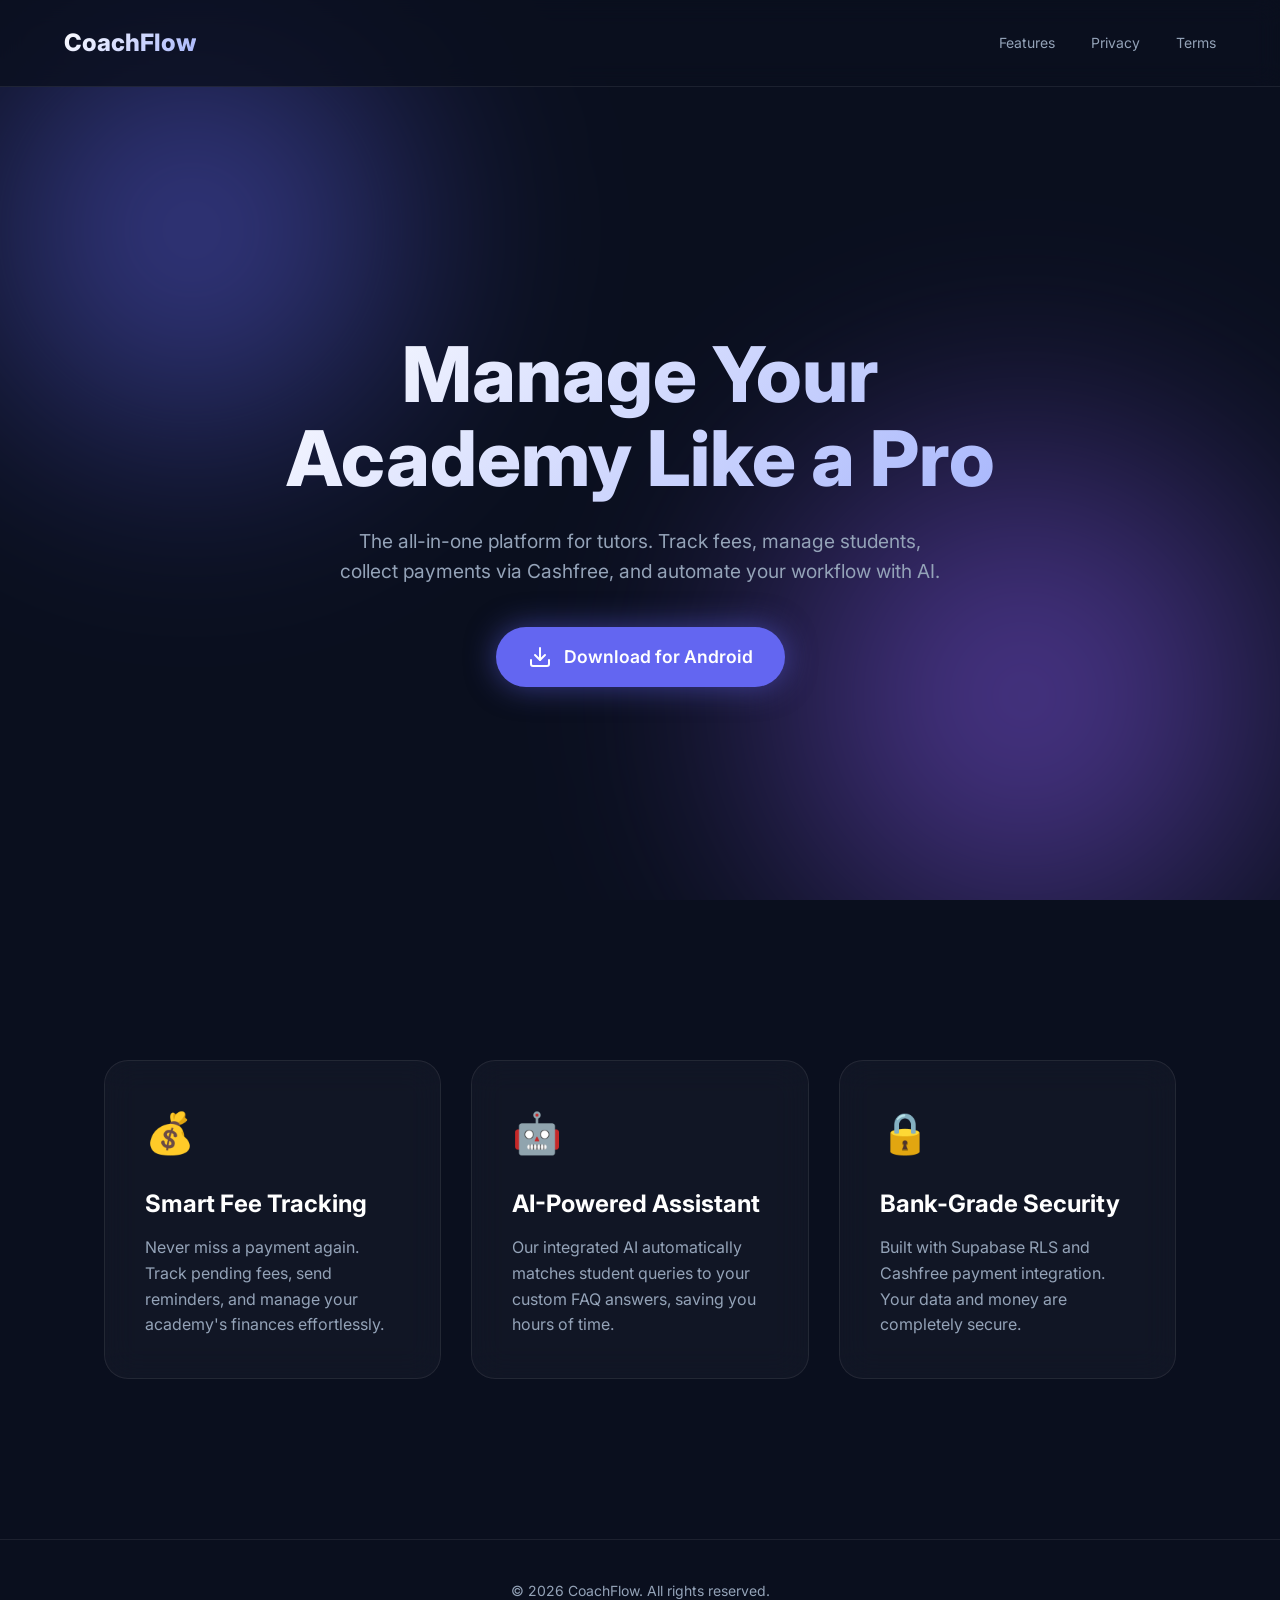
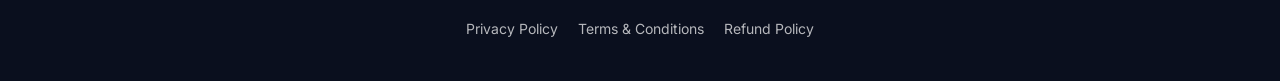
<file: index.html>
<!DOCTYPE html>
<html lang="en">
<head>
    <meta charset="UTF-8">
    <meta name="viewport" content="width=device-width, initial-scale=1.0">
    <title>CoachFlow - The Ultimate Platform for Tutors</title>
    <link href="https://fonts.googleapis.com/css2?family=Inter:wght@400;600;800&display=swap" rel="stylesheet">
    <link rel="stylesheet" href="styles.css">
</head>
<body>
    <!-- Animated Background Blobs -->
    <div class="bg-blobs">
        <div class="blob blob-1"></div>
        <div class="blob blob-2"></div>
    </div>

    <!-- Navigation -->
    <nav>
        <a href="index.html" class="logo">CoachFlow</a>
        <div class="nav-links">
            <a href="#features">Features</a>
            <a href="privacy.html">Privacy</a>
            <a href="terms.html">Terms</a>
        </div>
    </nav>

    <!-- Hero Section -->
    <section class="hero">
        <h1>Manage Your Academy Like a Pro</h1>
        <p>The all-in-one platform for tutors. Track fees, manage students, collect payments via Cashfree, and automate your workflow with AI.</p>
        
        <!-- APK Download Link -->
        <a href="CoachFlow.apk" class="btn-primary" download>
            <svg width="24" height="24" viewBox="0 0 24 24" fill="none" stroke="currentColor" stroke-width="2" stroke-linecap="round" stroke-linejoin="round">
                <path d="M21 15v4a2 2 0 0 1-2 2H5a2 2 0 0 1-2-2v-4"></path>
                <polyline points="7 10 12 15 17 10"></polyline>
                <line x1="12" y1="15" x2="12" y2="3"></line>
            </svg>
            Download for Android
        </a>
    </section>

    <!-- Features Section -->
    <section id="features" class="features">
        <div class="feature-card glass-panel">
            <div class="feature-icon">💰</div>
            <h3>Smart Fee Tracking</h3>
            <p>Never miss a payment again. Track pending fees, send reminders, and manage your academy's finances effortlessly.</p>
        </div>
        <div class="feature-card glass-panel">
            <div class="feature-icon">🤖</div>
            <h3>AI-Powered Assistant</h3>
            <p>Our integrated AI automatically matches student queries to your custom FAQ answers, saving you hours of time.</p>
        </div>
        <div class="feature-card glass-panel">
            <div class="feature-icon">🔒</div>
            <h3>Bank-Grade Security</h3>
            <p>Built with Supabase RLS and Cashfree payment integration. Your data and money are completely secure.</p>
        </div>
    </section>

    <!-- Footer -->
    <footer>
        <p>&copy; 2026 CoachFlow. All rights reserved.</p>
        <div class="footer-links">
            <a href="privacy.html">Privacy Policy</a>
            <a href="terms.html">Terms & Conditions</a>
            <a href="refunds.html">Refund Policy</a>
        </div>
    </footer>
</body>
</html>
</file>
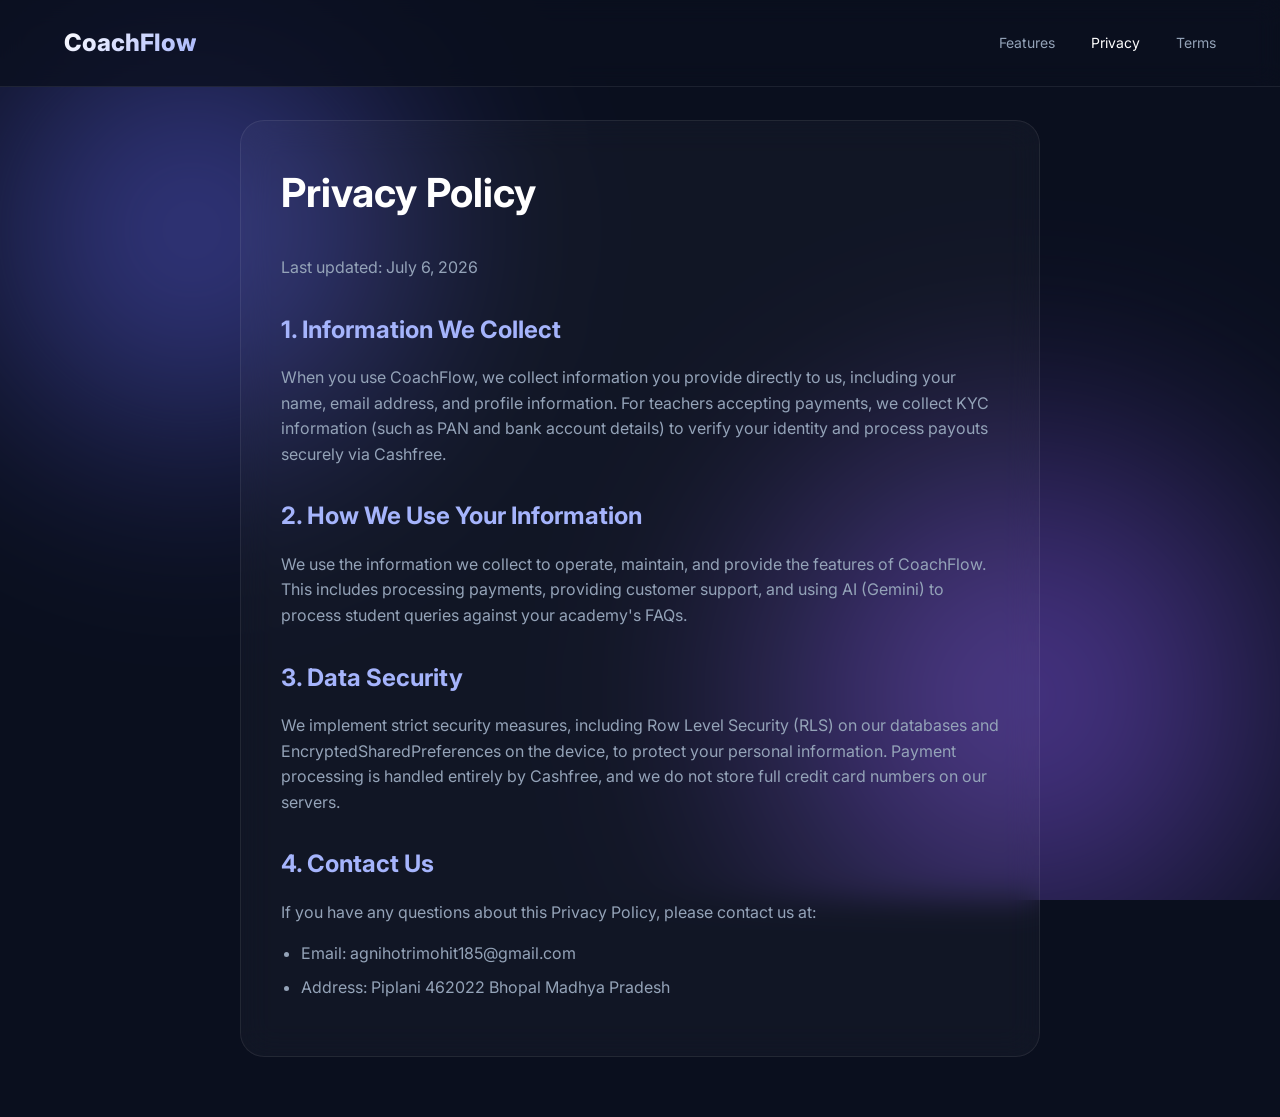
<file: privacy.html>
<!DOCTYPE html>
<html lang="en">
<head>
    <meta charset="UTF-8">
    <meta name="viewport" content="width=device-width, initial-scale=1.0">
    <title>Privacy Policy - CoachFlow</title>
    <link href="https://fonts.googleapis.com/css2?family=Inter:wght@400;600;800&display=swap" rel="stylesheet">
    <link rel="stylesheet" href="styles.css">
</head>
<body>
    <div class="bg-blobs">
        <div class="blob blob-1"></div>
        <div class="blob blob-2"></div>
    </div>

    <nav>
        <a href="index.html" class="logo">CoachFlow</a>
        <div class="nav-links">
            <a href="index.html#features">Features</a>
            <a href="privacy.html" style="color: #fff;">Privacy</a>
            <a href="terms.html">Terms</a>
        </div>
    </nav>

    <div class="legal-container glass-panel">
        <h1>Privacy Policy</h1>
        <p>Last updated: July 6, 2026</p>
        
        <h2>1. Information We Collect</h2>
        <p>When you use CoachFlow, we collect information you provide directly to us, including your name, email address, and profile information. For teachers accepting payments, we collect KYC information (such as PAN and bank account details) to verify your identity and process payouts securely via Cashfree.</p>

        <h2>2. How We Use Your Information</h2>
        <p>We use the information we collect to operate, maintain, and provide the features of CoachFlow. This includes processing payments, providing customer support, and using AI (Gemini) to process student queries against your academy's FAQs.</p>

        <h2>3. Data Security</h2>
        <p>We implement strict security measures, including Row Level Security (RLS) on our databases and EncryptedSharedPreferences on the device, to protect your personal information. Payment processing is handled entirely by Cashfree, and we do not store full credit card numbers on our servers.</p>

        <h2>4. Contact Us</h2>
        <p>If you have any questions about this Privacy Policy, please contact us at:</p>
        <ul>
            <li>Email: agnihotrimohit185@gmail.com</li>
            <li>Address: Piplani 462022 Bhopal Madhya Pradesh</li>
        </ul>
    </div>
</body>
</html>
</file>
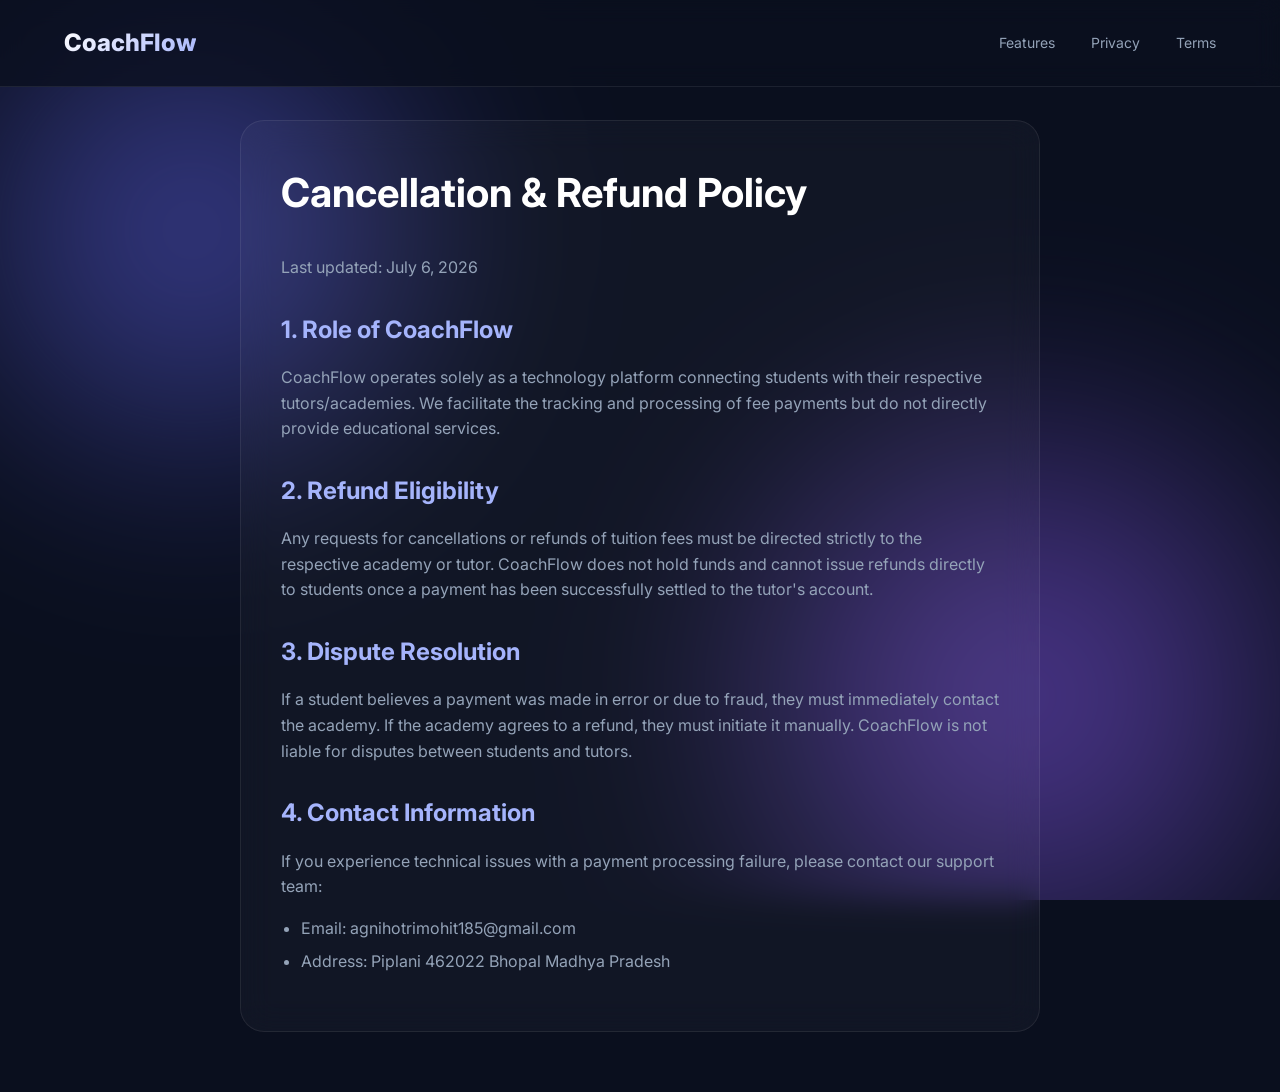
<file: refunds.html>
<!DOCTYPE html>
<html lang="en">
<head>
    <meta charset="UTF-8">
    <meta name="viewport" content="width=device-width, initial-scale=1.0">
    <title>Cancellation & Refund Policy - CoachFlow</title>
    <link href="https://fonts.googleapis.com/css2?family=Inter:wght@400;600;800&display=swap" rel="stylesheet">
    <link rel="stylesheet" href="styles.css">
</head>
<body>
    <div class="bg-blobs">
        <div class="blob blob-1"></div>
        <div class="blob blob-2"></div>
    </div>

    <nav>
        <a href="index.html" class="logo">CoachFlow</a>
        <div class="nav-links">
            <a href="index.html#features">Features</a>
            <a href="privacy.html">Privacy</a>
            <a href="terms.html">Terms</a>
        </div>
    </nav>

    <div class="legal-container glass-panel">
        <h1>Cancellation & Refund Policy</h1>
        <p>Last updated: July 6, 2026</p>
        
        <h2>1. Role of CoachFlow</h2>
        <p>CoachFlow operates solely as a technology platform connecting students with their respective tutors/academies. We facilitate the tracking and processing of fee payments but do not directly provide educational services.</p>

        <h2>2. Refund Eligibility</h2>
        <p>Any requests for cancellations or refunds of tuition fees must be directed strictly to the respective academy or tutor. CoachFlow does not hold funds and cannot issue refunds directly to students once a payment has been successfully settled to the tutor's account.</p>

        <h2>3. Dispute Resolution</h2>
        <p>If a student believes a payment was made in error or due to fraud, they must immediately contact the academy. If the academy agrees to a refund, they must initiate it manually. CoachFlow is not liable for disputes between students and tutors.</p>

        <h2>4. Contact Information</h2>
        <p>If you experience technical issues with a payment processing failure, please contact our support team:</p>
        <ul>
            <li>Email: agnihotrimohit185@gmail.com</li>
            <li>Address: Piplani 462022 Bhopal Madhya Pradesh</li>
        </ul>
    </div>
</body>
</html>
</file>
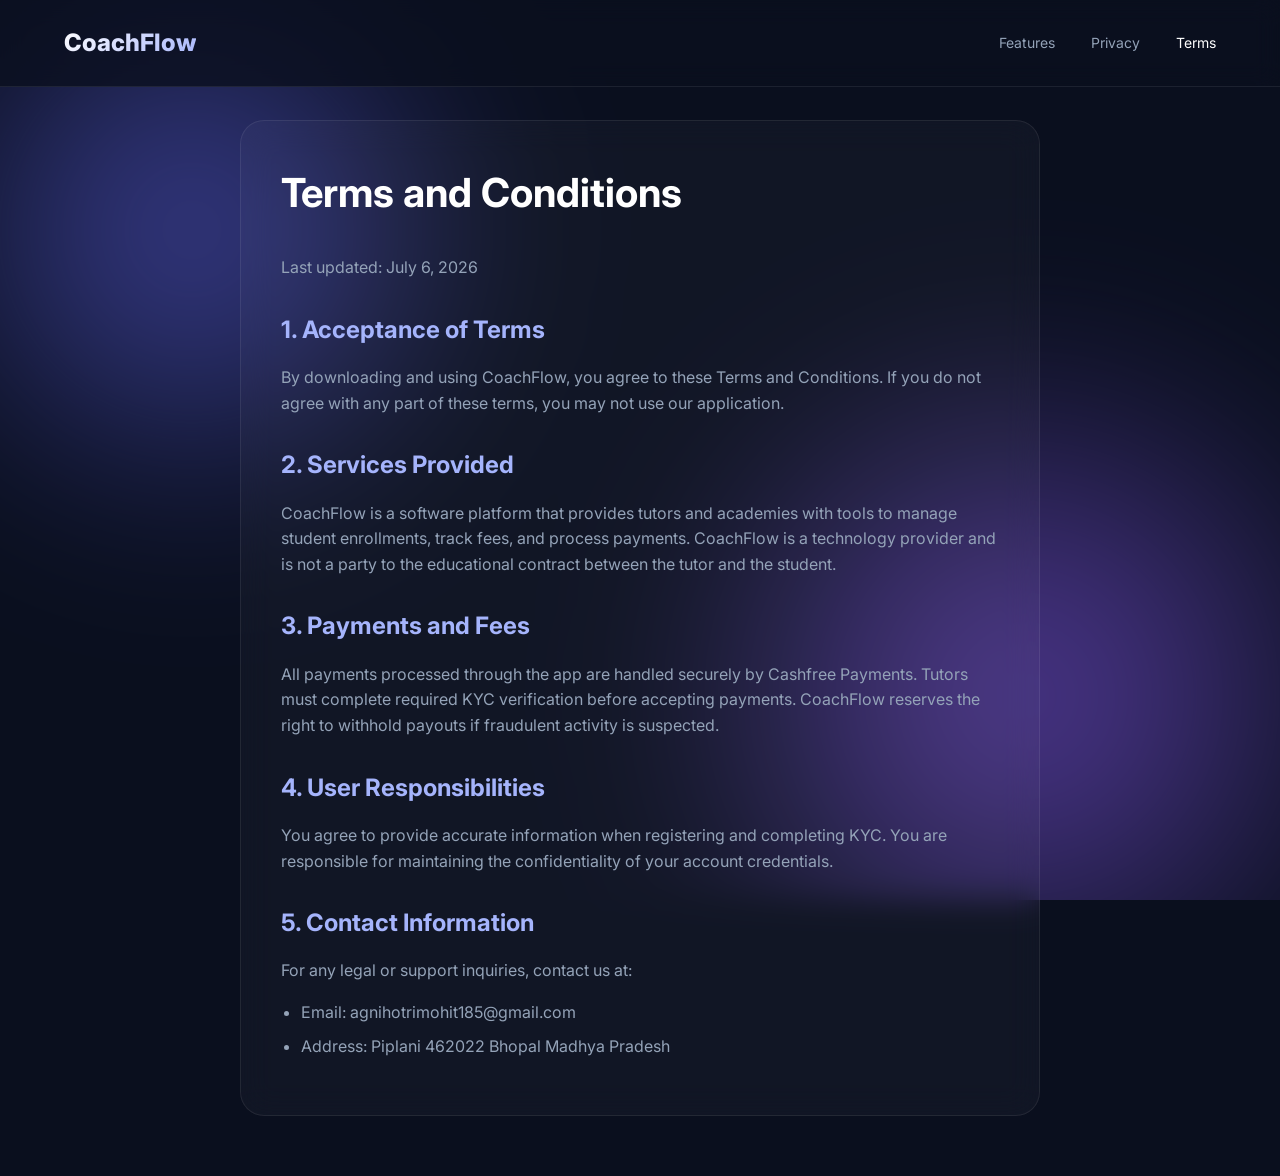
<file: terms.html>
<!DOCTYPE html>
<html lang="en">
<head>
    <meta charset="UTF-8">
    <meta name="viewport" content="width=device-width, initial-scale=1.0">
    <title>Terms & Conditions - CoachFlow</title>
    <link href="https://fonts.googleapis.com/css2?family=Inter:wght@400;600;800&display=swap" rel="stylesheet">
    <link rel="stylesheet" href="styles.css">
</head>
<body>
    <div class="bg-blobs">
        <div class="blob blob-1"></div>
        <div class="blob blob-2"></div>
    </div>

    <nav>
        <a href="index.html" class="logo">CoachFlow</a>
        <div class="nav-links">
            <a href="index.html#features">Features</a>
            <a href="privacy.html">Privacy</a>
            <a href="terms.html" style="color: #fff;">Terms</a>
        </div>
    </nav>

    <div class="legal-container glass-panel">
        <h1>Terms and Conditions</h1>
        <p>Last updated: July 6, 2026</p>
        
        <h2>1. Acceptance of Terms</h2>
        <p>By downloading and using CoachFlow, you agree to these Terms and Conditions. If you do not agree with any part of these terms, you may not use our application.</p>

        <h2>2. Services Provided</h2>
        <p>CoachFlow is a software platform that provides tutors and academies with tools to manage student enrollments, track fees, and process payments. CoachFlow is a technology provider and is not a party to the educational contract between the tutor and the student.</p>

        <h2>3. Payments and Fees</h2>
        <p>All payments processed through the app are handled securely by Cashfree Payments. Tutors must complete required KYC verification before accepting payments. CoachFlow reserves the right to withhold payouts if fraudulent activity is suspected.</p>

        <h2>4. User Responsibilities</h2>
        <p>You agree to provide accurate information when registering and completing KYC. You are responsible for maintaining the confidentiality of your account credentials.</p>

        <h2>5. Contact Information</h2>
        <p>For any legal or support inquiries, contact us at:</p>
        <ul>
            <li>Email: agnihotrimohit185@gmail.com</li>
            <li>Address: Piplani 462022 Bhopal Madhya Pradesh</li>
        </ul>
    </div>
</body>
</html>
</file>
<file: styles.css>
/* CSS Reset & Variables */
:root {
    --primary: #6366F1;
    --primary-glow: rgba(99, 102, 241, 0.5);
    --secondary: #0A0F1E;
    --text-main: #F1F5F9;
    --text-muted: #94A3B8;
    --glass-bg: rgba(255, 255, 255, 0.03);
    --glass-border: rgba(255, 255, 255, 0.08);
}

* {
    margin: 0;
    padding: 0;
    box-sizing: border-box;
    font-family: 'Inter', -apple-system, sans-serif;
}

body {
    background-color: var(--secondary);
    color: var(--text-main);
    overflow-x: hidden;
    line-height: 1.6;
}

/* Dynamic Gradient Background */
.bg-blobs {
    position: fixed;
    top: 0;
    left: 0;
    width: 100vw;
    height: 100vh;
    z-index: -1;
    overflow: hidden;
    background: #0A0F1E;
}

.blob {
    position: absolute;
    filter: blur(90px);
    opacity: 0.6;
    animation: float 20s infinite ease-in-out;
}

.blob-1 {
    top: -10%;
    left: -10%;
    width: 50vw;
    height: 50vw;
    background: radial-gradient(circle, #6366F1 0%, transparent 70%);
}

.blob-2 {
    bottom: -20%;
    right: -10%;
    width: 60vw;
    height: 60vw;
    background: radial-gradient(circle, #8B5CF6 0%, transparent 70%);
    animation-delay: -5s;
}

@keyframes float {
    0%, 100% { transform: translate(0, 0) scale(1); }
    33% { transform: translate(30px, -50px) scale(1.1); }
    66% { transform: translate(-20px, 20px) scale(0.9); }
}

/* Glassmorphism Utilities */
.glass-panel {
    background: var(--glass-bg);
    backdrop-filter: blur(16px);
    -webkit-backdrop-filter: blur(16px);
    border: 1px solid var(--glass-border);
    border-radius: 24px;
}

/* Navigation */
nav {
    display: flex;
    justify-content: space-between;
    align-items: center;
    padding: 24px 5%;
    position: fixed;
    top: 0;
    width: 100%;
    z-index: 100;
    background: rgba(10, 15, 30, 0.8);
    backdrop-filter: blur(12px);
    border-bottom: 1px solid var(--glass-border);
}

.logo {
    font-size: 24px;
    font-weight: 800;
    background: linear-gradient(135deg, #fff, #a5b4fc);
    -webkit-background-clip: text;
    -webkit-text-fill-color: transparent;
    text-decoration: none;
}

.nav-links a {
    color: var(--text-muted);
    text-decoration: none;
    margin-left: 32px;
    font-size: 14px;
    transition: color 0.3s;
}

.nav-links a:hover {
    color: #fff;
}

/* Hero Section */
.hero {
    min-height: 100vh;
    display: flex;
    flex-direction: column;
    justify-content: center;
    align-items: center;
    text-align: center;
    padding: 0 20px;
    margin-top: 60px;
}

.hero h1 {
    font-size: clamp(3rem, 6vw, 5rem);
    font-weight: 800;
    line-height: 1.1;
    margin-bottom: 24px;
    max-width: 800px;
    background: linear-gradient(135deg, #FFFFFF 0%, #A5B4FC 100%);
    -webkit-background-clip: text;
    -webkit-text-fill-color: transparent;
    animation: fadeUp 1s ease-out;
}

.hero p {
    font-size: 1.2rem;
    color: var(--text-muted);
    max-width: 600px;
    margin-bottom: 40px;
    animation: fadeUp 1s ease-out 0.2s backwards;
}

@keyframes fadeUp {
    from { opacity: 0; transform: translateY(30px); }
    to { opacity: 1; transform: translateY(0); }
}

/* Buttons */
.btn-primary {
    display: inline-flex;
    align-items: center;
    gap: 12px;
    background: var(--primary);
    color: #fff;
    padding: 16px 32px;
    border-radius: 100px;
    font-weight: 600;
    font-size: 1.1rem;
    text-decoration: none;
    box-shadow: 0 0 30px var(--primary-glow);
    transition: all 0.3s cubic-bezier(0.4, 0, 0.2, 1);
    animation: fadeUp 1s ease-out 0.4s backwards;
}

.btn-primary:hover {
    transform: translateY(-2px) scale(1.05);
    box-shadow: 0 10px 40px var(--primary-glow);
    background: #4f46e5;
}

/* Features Grid */
.features {
    padding: 100px 5%;
    display: grid;
    grid-template-columns: repeat(auto-fit, minmax(300px, 1fr));
    gap: 30px;
    max-width: 1200px;
    margin: 0 auto;
}

.feature-card {
    padding: 40px;
    transition: transform 0.3s, background 0.3s;
}

.feature-card:hover {
    transform: translateY(-10px);
    background: rgba(255, 255, 255, 0.05);
}

.feature-icon {
    font-size: 40px;
    margin-bottom: 20px;
}

.feature-card h3 {
    font-size: 1.5rem;
    margin-bottom: 12px;
    color: #fff;
}

.feature-card p {
    color: var(--text-muted);
}

/* Legal Pages Styling */
.legal-container {
    max-width: 800px;
    margin: 120px auto 60px;
    padding: 40px;
}

.legal-container h1 {
    font-size: 2.5rem;
    margin-bottom: 30px;
    color: #fff;
}

.legal-container h2 {
    font-size: 1.5rem;
    margin-top: 30px;
    margin-bottom: 16px;
    color: #a5b4fc;
}

.legal-container p, .legal-container ul {
    color: var(--text-muted);
    margin-bottom: 16px;
}

.legal-container li {
    margin-left: 20px;
    margin-bottom: 8px;
}

/* Footer */
footer {
    text-align: center;
    padding: 40px 20px;
    border-top: 1px solid var(--glass-border);
    margin-top: 60px;
}

footer p {
    color: var(--text-muted);
    font-size: 14px;
    margin-bottom: 16px;
}

.footer-links {
    display: flex;
    justify-content: center;
    gap: 20px;
    flex-wrap: wrap;
}

.footer-links a {
    color: #fff;
    text-decoration: none;
    font-size: 14px;
    opacity: 0.7;
    transition: opacity 0.3s;
}

.footer-links a:hover {
    opacity: 1;
}
</file>
